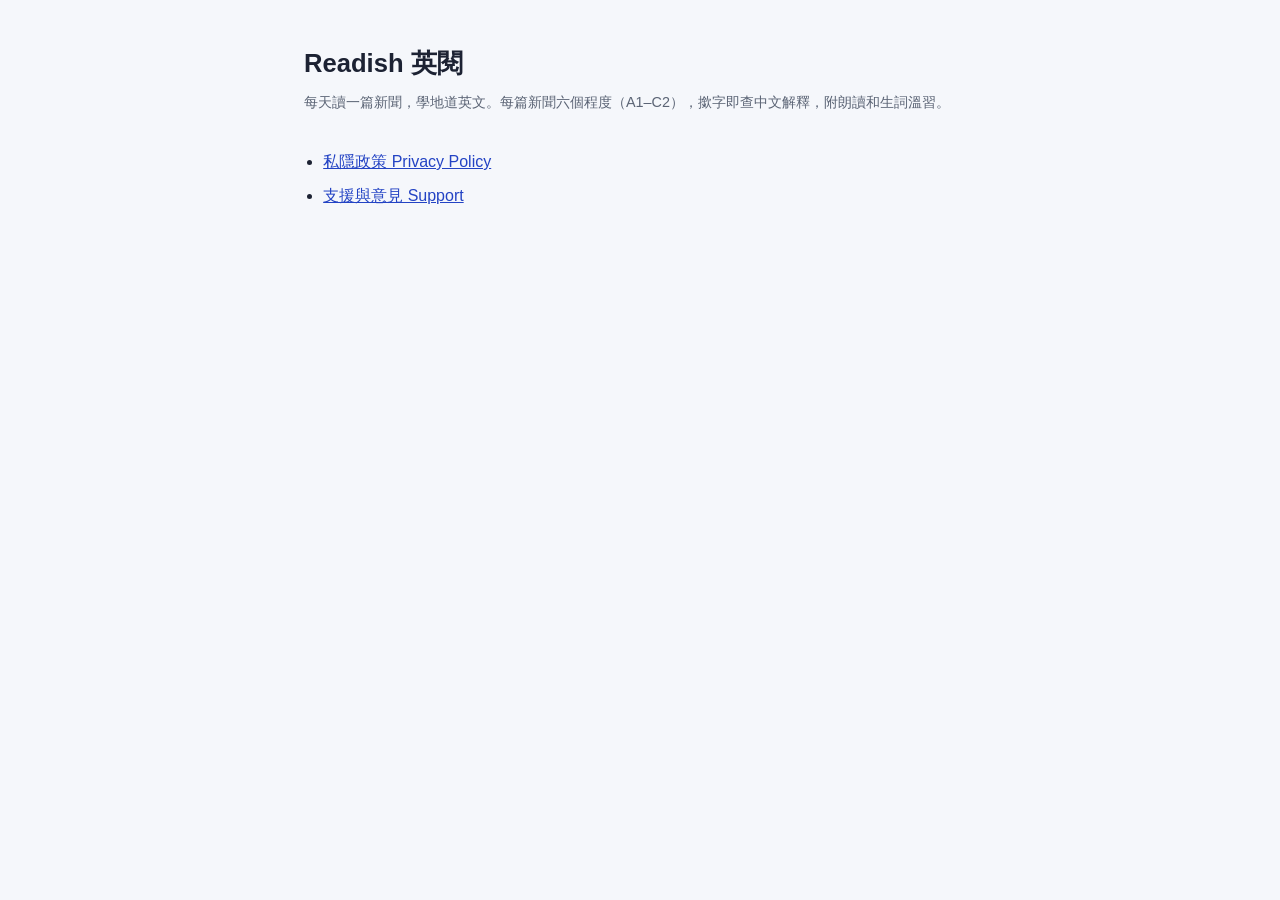
<file: index.html>
<!doctype html>
<html lang="zh-Hant-HK">
<head>
<meta charset="utf-8">
<meta name="viewport" content="width=device-width, initial-scale=1">
<title>Readish 英閱</title>
<link rel="stylesheet" href="style.css">
</head>
<body>
<h1>Readish 英閱</h1>
<p class="sub">每天讀一篇新聞，學地道英文。每篇新聞六個程度（A1–C2），撳字即查中文解釋，附朗讀和生詞溫習。</p>
<ul>
  <li><a href="privacy">私隱政策 Privacy Policy</a></li>
  <li><a href="support">支援與意見 Support</a></li>
</ul>
</body>
</html>
</file>
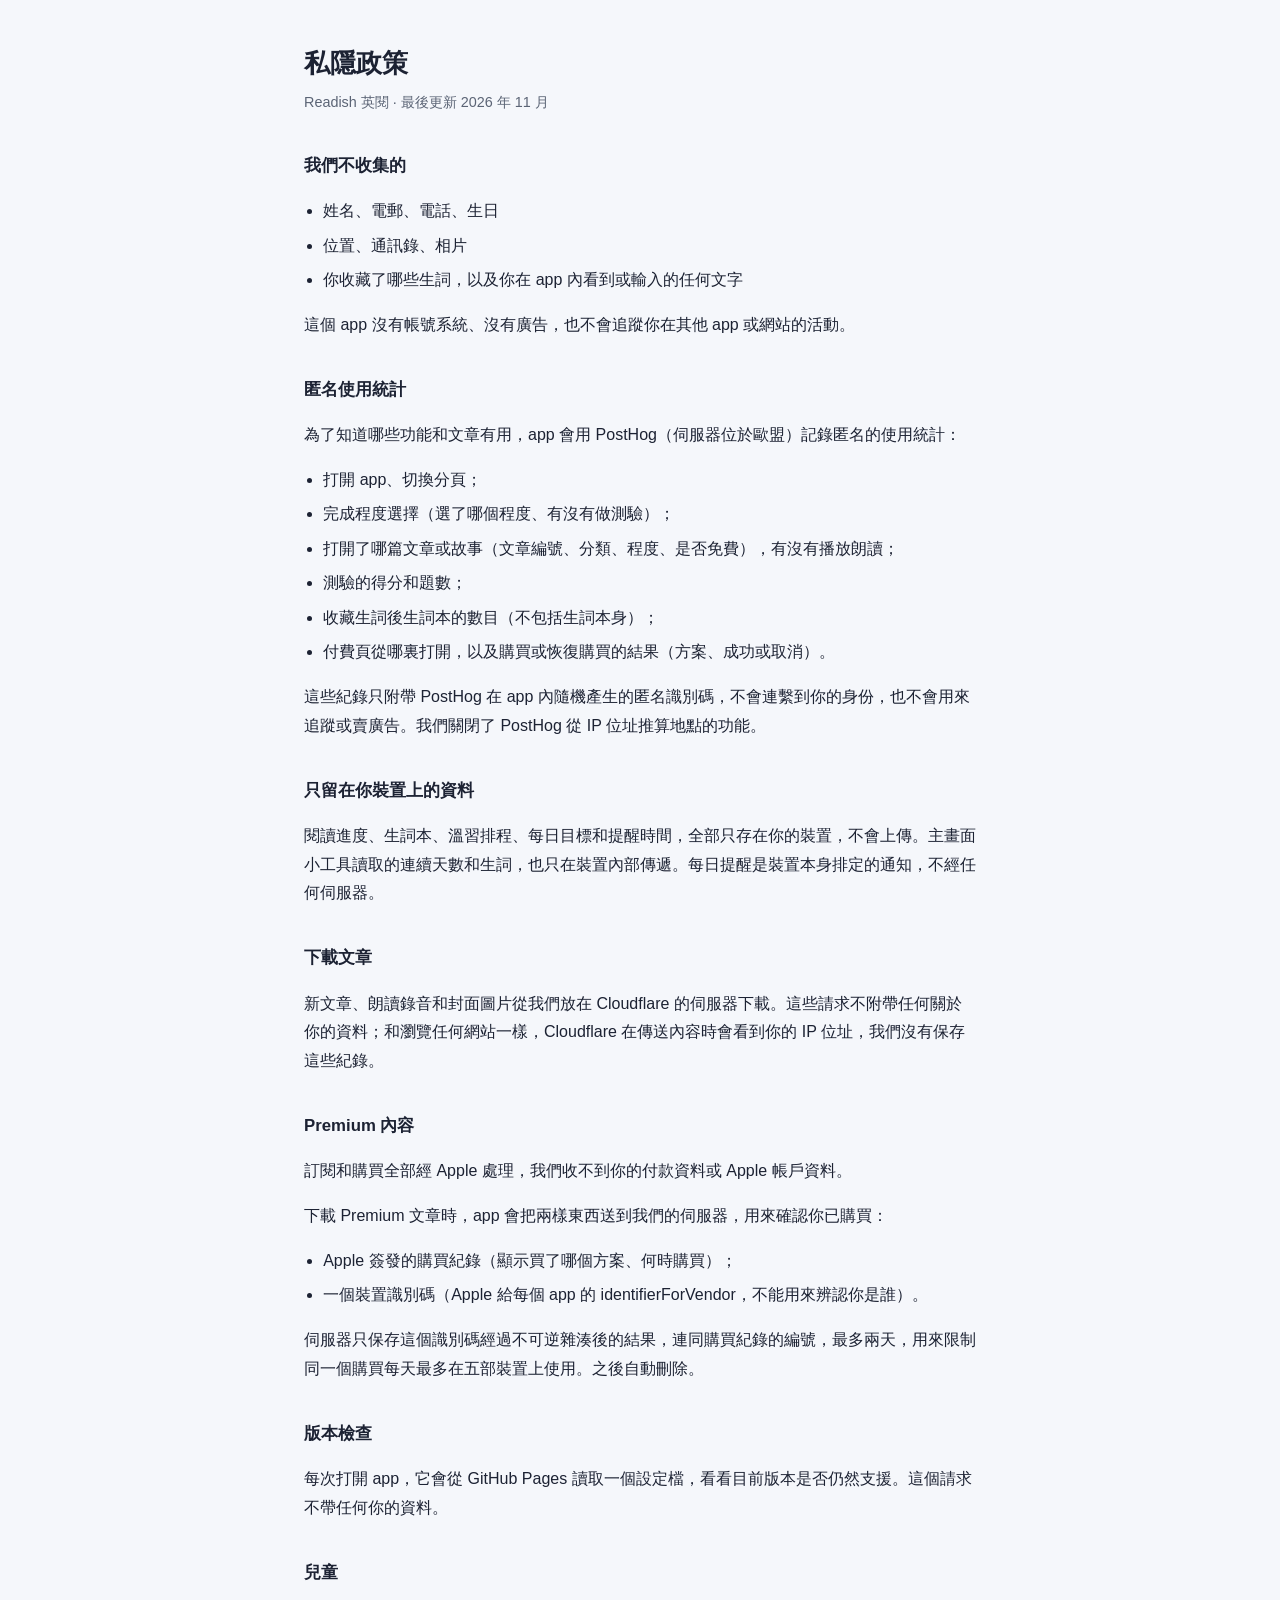
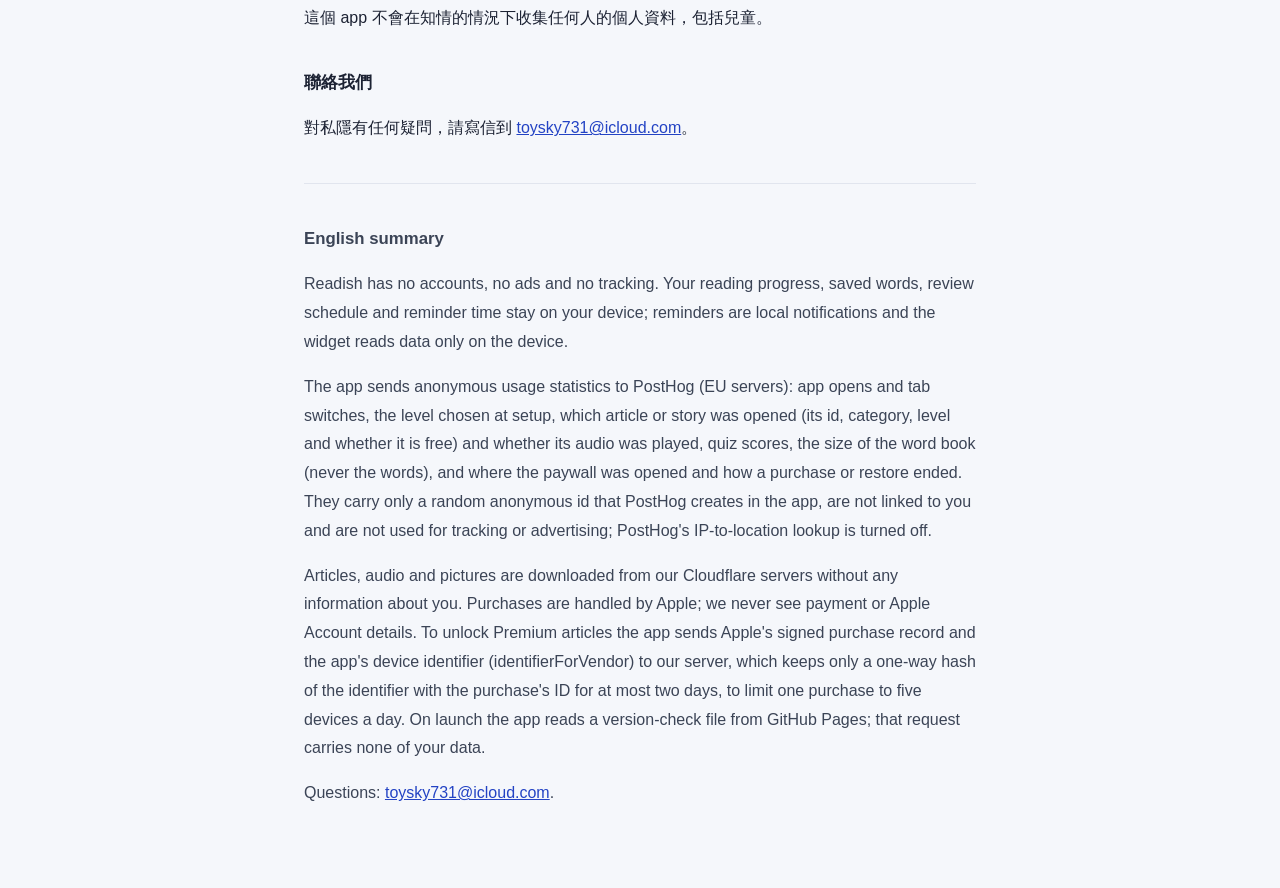
<file: privacy.html>
<!doctype html>
<html lang="zh-Hant-HK">
<head>
<meta charset="utf-8">
<meta name="viewport" content="width=device-width, initial-scale=1">
<title>Readish 英閱 — 私隱政策</title>
<link rel="stylesheet" href="style.css">
</head>
<body>
<h1>私隱政策</h1>
<p class="sub">Readish 英閱 · 最後更新 2026 年 11 月</p>

<h2>我們不收集的</h2>
<ul>
  <li>姓名、電郵、電話、生日</li>
  <li>位置、通訊錄、相片</li>
  <li>你收藏了哪些生詞，以及你在 app 內看到或輸入的任何文字</li>
</ul>
<p>這個 app 沒有帳號系統、沒有廣告，也不會追蹤你在其他 app 或網站的活動。</p>

<h2>匿名使用統計</h2>
<p>為了知道哪些功能和文章有用，app 會用 PostHog（伺服器位於歐盟）記錄匿名的使用統計：</p>
<ul>
  <li>打開 app、切換分頁；</li>
  <li>完成程度選擇（選了哪個程度、有沒有做測驗）；</li>
  <li>打開了哪篇文章或故事（文章編號、分類、程度、是否免費），有沒有播放朗讀；</li>
  <li>測驗的得分和題數；</li>
  <li>收藏生詞後生詞本的數目（不包括生詞本身）；</li>
  <li>付費頁從哪裏打開，以及購買或恢復購買的結果（方案、成功或取消）。</li>
</ul>
<p>這些紀錄只附帶 PostHog 在 app 內隨機產生的匿名識別碼，不會連繫到你的身份，也不會用來追蹤或賣廣告。我們關閉了 PostHog 從 IP 位址推算地點的功能。</p>

<h2>只留在你裝置上的資料</h2>
<p>閱讀進度、生詞本、溫習排程、每日目標和提醒時間，全部只存在你的裝置，不會上傳。主畫面小工具讀取的連續天數和生詞，也只在裝置內部傳遞。每日提醒是裝置本身排定的通知，不經任何伺服器。</p>

<h2>下載文章</h2>
<p>新文章、朗讀錄音和封面圖片從我們放在 Cloudflare 的伺服器下載。這些請求不附帶任何關於你的資料；和瀏覽任何網站一樣，Cloudflare 在傳送內容時會看到你的 IP 位址，我們沒有保存這些紀錄。</p>

<h2>Premium 內容</h2>
<p>訂閱和購買全部經 Apple 處理，我們收不到你的付款資料或 Apple 帳戶資料。</p>
<p>下載 Premium 文章時，app 會把兩樣東西送到我們的伺服器，用來確認你已購買：</p>
<ul>
  <li>Apple 簽發的購買紀錄（顯示買了哪個方案、何時購買）；</li>
  <li>一個裝置識別碼（Apple 給每個 app 的 identifierForVendor，不能用來辨認你是誰）。</li>
</ul>
<p>伺服器只保存這個識別碼經過不可逆雜湊後的結果，連同購買紀錄的編號，最多兩天，用來限制同一個購買每天最多在五部裝置上使用。之後自動刪除。</p>

<h2>版本檢查</h2>
<p>每次打開 app，它會從 GitHub Pages 讀取一個設定檔，看看目前版本是否仍然支援。這個請求不帶任何你的資料。</p>

<h2>兒童</h2>
<p>這個 app 不會在知情的情況下收集任何人的個人資料，包括兒童。</p>

<h2>聯絡我們</h2>
<p>對私隱有任何疑問，請寫信到 <a href="mailto:toysky731@icloud.com">toysky731@icloud.com</a>。</p>

<hr>
<h2 class="en">English summary</h2>
<div class="en">
<p>Readish has no accounts, no ads and no tracking. Your reading progress, saved words, review schedule and reminder time stay on your device; reminders are local notifications and the widget reads data only on the device.</p>
<p>The app sends anonymous usage statistics to PostHog (EU servers): app opens and tab switches, the level chosen at setup, which article or story was opened (its id, category, level and whether it is free) and whether its audio was played, quiz scores, the size of the word book (never the words), and where the paywall was opened and how a purchase or restore ended. They carry only a random anonymous id that PostHog creates in the app, are not linked to you and are not used for tracking or advertising; PostHog's IP-to-location lookup is turned off.</p>
<p>Articles, audio and pictures are downloaded from our Cloudflare servers without any information about you. Purchases are handled by Apple; we never see payment or Apple Account details. To unlock Premium articles the app sends Apple's signed purchase record and the app's device identifier (identifierForVendor) to our server, which keeps only a one-way hash of the identifier with the purchase's ID for at most two days, to limit one purchase to five devices a day. On launch the app reads a version-check file from GitHub Pages; that request carries none of your data.</p>
<p>Questions: <a href="mailto:toysky731@icloud.com">toysky731@icloud.com</a>.</p>
</div>
</body>
</html>
</file>
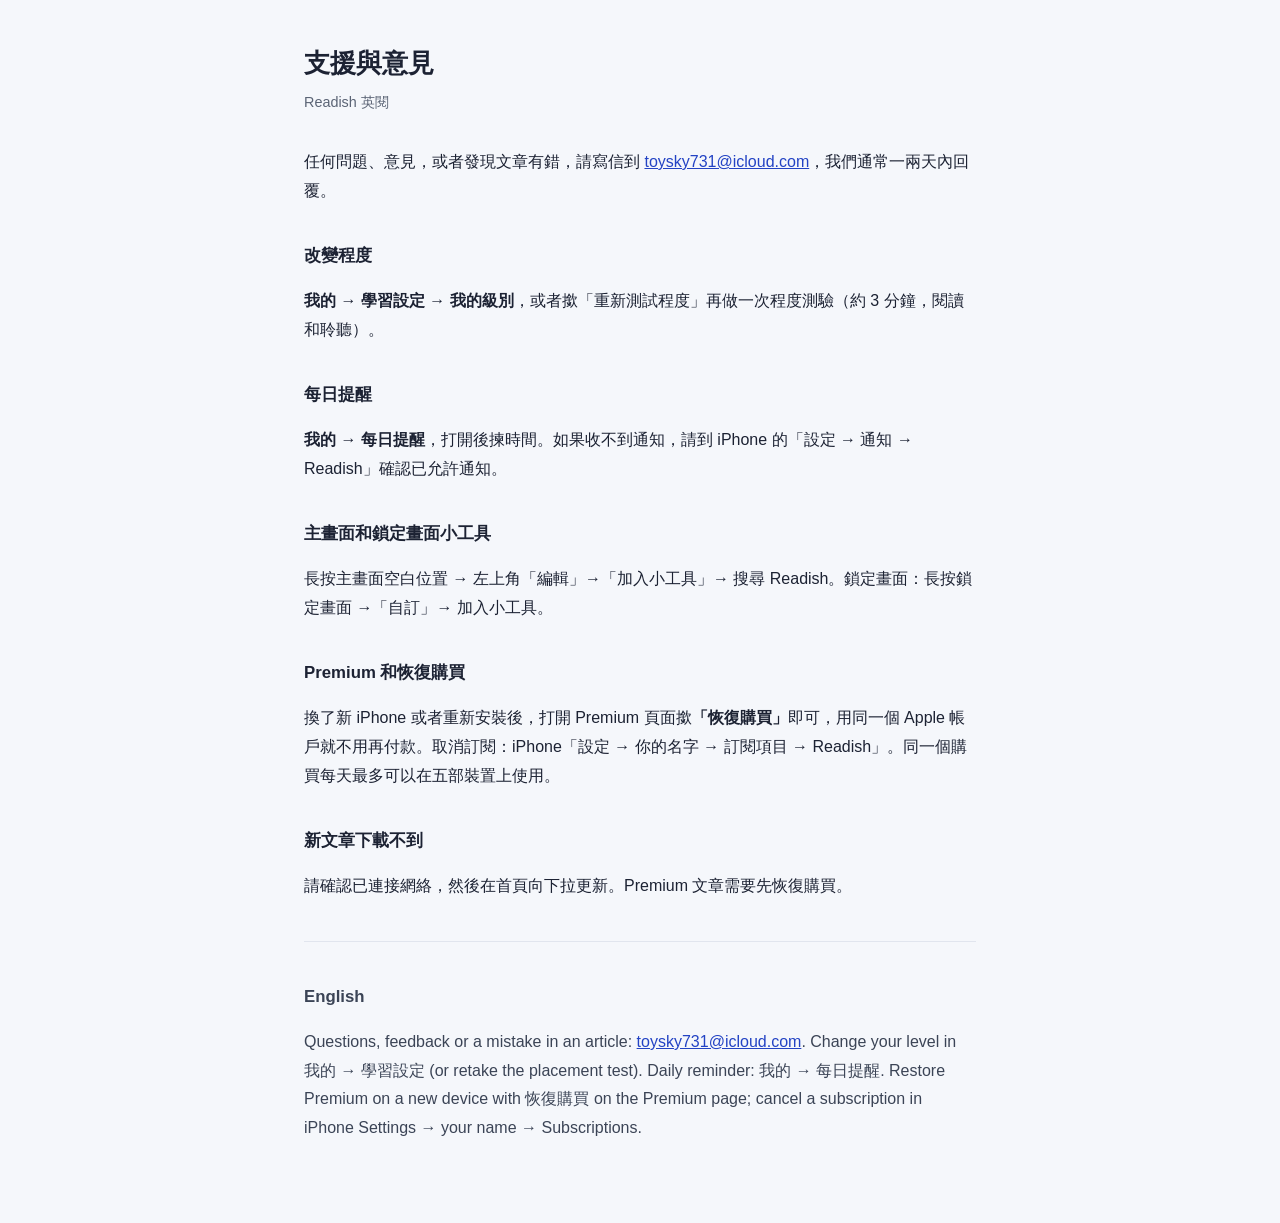
<file: support.html>
<!doctype html>
<html lang="zh-Hant-HK">
<head>
<meta charset="utf-8">
<meta name="viewport" content="width=device-width, initial-scale=1">
<title>Readish 英閱 — 支援與意見</title>
<link rel="stylesheet" href="style.css">
</head>
<body>
<h1>支援與意見</h1>
<p class="sub">Readish 英閱</p>

<p>任何問題、意見，或者發現文章有錯，請寫信到
<a href="mailto:toysky731@icloud.com">toysky731@icloud.com</a>，我們通常一兩天內回覆。</p>

<h2>改變程度</h2>
<p><strong>我的 → 學習設定 → 我的級別</strong>，或者撳「重新測試程度」再做一次程度測驗（約 3 分鐘，閱讀和聆聽）。</p>

<h2>每日提醒</h2>
<p><strong>我的 → 每日提醒</strong>，打開後揀時間。如果收不到通知，請到 iPhone 的「設定 → 通知 → Readish」確認已允許通知。</p>

<h2>主畫面和鎖定畫面小工具</h2>
<p>長按主畫面空白位置 → 左上角「編輯」→「加入小工具」→ 搜尋 Readish。鎖定畫面：長按鎖定畫面 →「自訂」→ 加入小工具。</p>

<h2>Premium 和恢復購買</h2>
<p>換了新 iPhone 或者重新安裝後，打開 Premium 頁面撳<strong>「恢復購買」</strong>即可，用同一個 Apple 帳戶就不用再付款。取消訂閱：iPhone「設定 → 你的名字 → 訂閱項目 → Readish」。同一個購買每天最多可以在五部裝置上使用。</p>

<h2>新文章下載不到</h2>
<p>請確認已連接網絡，然後在首頁向下拉更新。Premium 文章需要先恢復購買。</p>

<hr>
<h2 class="en">English</h2>
<p class="en">Questions, feedback or a mistake in an article: <a href="mailto:toysky731@icloud.com">toysky731@icloud.com</a>. Change your level in 我的 → 學習設定 (or retake the placement test). Daily reminder: 我的 → 每日提醒. Restore Premium on a new device with 恢復購買 on the Premium page; cancel a subscription in iPhone Settings → your name → Subscriptions.</p>
</body>
</html>
</file>
<file: style.css>
body { margin:0 auto; max-width:42rem; padding:2.5rem 1.25rem 4rem;
       font:16px/1.8 -apple-system,BlinkMacSystemFont,"Noto Sans TC","PingFang TC",sans-serif;
       color:#1c2233; background:#f5f7fb; }
h1 { font-size:1.6rem; margin:0 0 .25rem; }
h2 { font-size:1.05rem; margin:2.2rem 0 .6rem; }
a { color:#2343c4; }
.sub { color:#5b6475; margin:0 0 2rem; font-size:.9rem; }
ul { padding-left:1.2rem; } li { margin:.35rem 0; }
hr { border:0; border-top:1px solid #e1e5ee; margin:2.5rem 0; }
.en { color:#3b4456; }
@media (prefers-color-scheme: dark) {
  body { color:#e6e9f0; background:#0e1015; }
  a { color:#9db1ff; } .sub, .en { color:#a4abba; } hr { border-top-color:#2e333d; }
}
</file>
